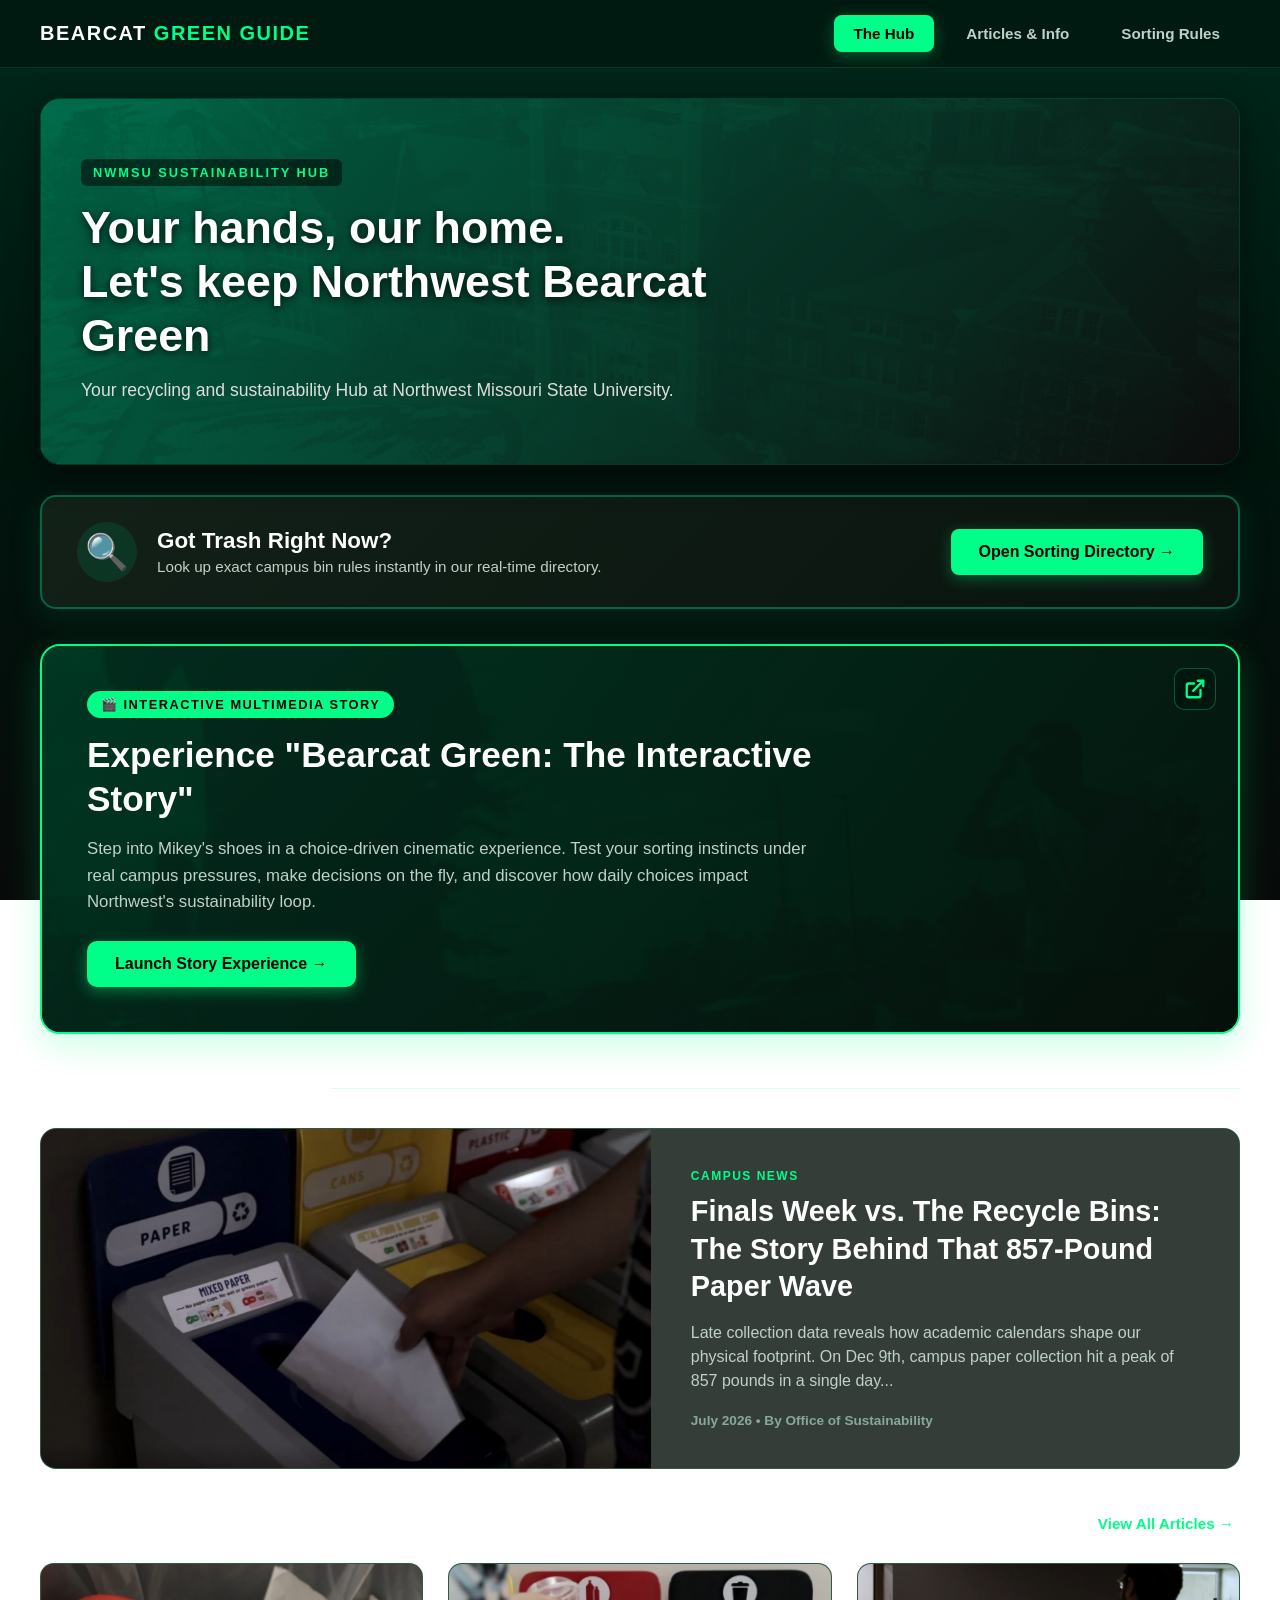
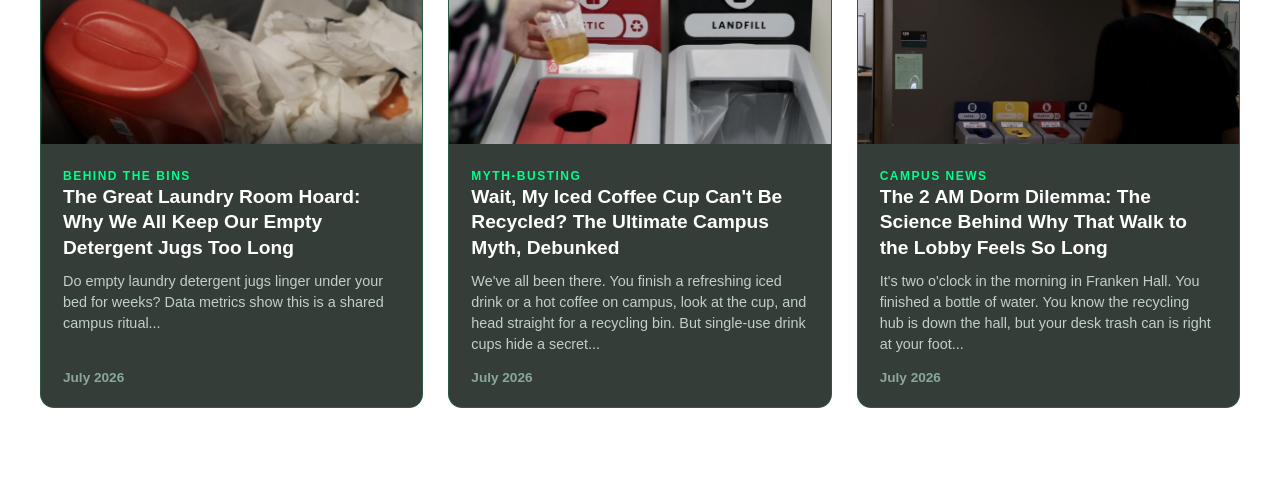
<file: bearcatguide.html>
<!DOCTYPE html>
<html lang="en">

<head>
    <meta charset="UTF-8">
    <meta name="viewport" content="width=device-width, initial-scale=1.0, maximum-scale=1.0, user-scalable=no">
    <title>BEARCAT GREEN GUIDE | NWMSU Sustainability</title>
    <link rel="stylesheet" href="bearcatguide.css">
    <link rel="icon" type="image/png" href="images/bg-favicon.png">
</head>

<body>

    <!-- TOP NAVIGATION BAR -->
    <header id="guide-header">
        <div class="header-left">
            <div class="brand-title"><span>BEARCAT</span> GREEN GUIDE</div>
        </div>

        <nav class="guide-nav">
            <button class="nav-tab active" data-target="page-home">The Hub</button>
            <button class="nav-tab" data-target="page-articles">Articles & Info</button>
            <button class="nav-tab" data-target="page-directory">Sorting Rules</button>
        </nav>
    </header>

    <main id="guide-main-container">

        <!-- ===================================================================
             PAGE 1: THE RECYCLING HUB (HOME)
             =================================================================== -->
        <section id="page-home" class="guide-page active">
            <!-- HERO BANNER WITH BACKGROUND IMAGE BEHIND GRADIENT -->
            <div class="hero-banner">
                <div class="hero-bg-img" style="background-image: url('images/menu-bgs/bearcatGreen-hero.png');"></div>
                <div class="hero-overlay"></div>
                <div class="hero-content">
                    <span class="hero-tag">NWMSU SUSTAINABILITY HUB</span>
                    <h1>Your hands, our home.<br>Let's keep Northwest Bearcat Green</h1>
                    <p>Your recycling and sustainability Hub at Northwest Missouri State University.</p>
                </div>
            </div>

            <!-- SORTING SHORTCUT CTA BOX -->
            <div class="shortcut-cta-box" id="shortcut-cta">
                <div class="cta-left">
                    <div class="cta-icon">🔍</div>
                    <div class="cta-text">
                        <h3>Got Trash Right Now?</h3>
                        <p>Look up exact campus bin rules instantly in our real-time directory.</p>
                    </div>
                </div>
                <button class="cta-btn">Open Sorting Directory →</button>
            </div>

            <!-- DEDICATED MULTIMEDIA STORY NAVIGATOR BANNER -->
            <div class="story-feature-card" id="story-experience-card">
                <div class="story-card-bg" style="background-image: url('images/menu-bgs/storyMode.png');"></div>
                <div class="story-card-overlay"></div>

                <!-- TOP-RIGHT EXTERNAL LINK ARROW BADGE -->
                <div class="external-link-badge" aria-label="External Link">
                    <svg viewBox="0 0 24 24" width="22" height="22" fill="none" stroke="currentColor" stroke-width="2.5"
                        stroke-linecap="round" stroke-linejoin="round">
                        <path d="M18 13v6a2 2 0 0 1-2 2H5a2 2 0 0 1-2-2V8a2 2 0 0 1 2-2h6"></path>
                        <polyline points="15 3 21 3 21 9"></polyline>
                        <line x1="10" y1="14" x2="21" y2="3"></line>
                    </svg>
                </div>

                <div class="story-card-content">
                    <span class="story-badge">🎬 INTERACTIVE MULTIMEDIA STORY</span>
                    <h2>Experience "Bearcat Green: The Interactive Story"</h2>
                    <p>Step into Mikey's shoes in a choice-driven cinematic experience. Test your sorting instincts
                        under real campus pressures, make decisions on the fly, and discover how daily choices impact
                        Northwest's sustainability loop.</p>
                    <a href="mainMenu.html" class="story-cta-btn">Launch Story Experience →</a>
                </div>
            </div>

            <!-- FEATURED ARTICLE CARD -->
            <div class="section-header">
                <h2>Featured Article</h2>
                <div class="section-line"></div>
            </div>

            <div id="featured-article-container">
                <!-- Dynamically injected from JS -->
            </div>

            <!-- ARTICLE HIGHLIGHTS GRID -->
            <div class="section-header">
                <h2>Recent Insights & Deep Dives</h2>
                <button class="view-all-link" id="view-all-articles-btn">View All Articles →</button>
            </div>

            <div id="home-article-grid" class="articles-grid">
                <!-- Dynamically injected top 3 articles from JS -->
            </div>
        </section>


        <!-- ===================================================================
             PAGE 2: ARTICLES & INFO CENTER
             =================================================================== -->
        <section id="page-articles" class="guide-page">
            <div class="page-title-block">
                <h1>Campus Articles & Educational Feed</h1>
                <p>Real campus data, behavioral science breakdowns, and official university recycling guidelines.</p>
            </div>

            <!-- OFFICIAL NORTHWEST RESOURCES & LINKS SECTION -->
            <div class="resources-banner">
                <div class="resources-header">
                    <div class="nw-badge">NWMSU OFFICIAL</div>
                    <h2>University Sustainability Resources & Links</h2>
                    <p>Explore official Northwest Missouri State University portals and facility operations.</p>
                </div>

                <div class="resources-grid">
                    <a href="https://www.nwmissouri.edu/services/sustainability/recycle.htm" target="_blank"
                        rel="noopener" class="resource-card">
                        <div class="resource-icon">♻️</div>
                        <div class="resource-info">
                            <h4>Official NW Recycling Page</h4>
                            <p>Direct university recycling parameters, bin guides, and other recycling information.</p>
                            <span class="ext-link-tag">nwmissouri.edu/recycle ↗</span>
                        </div>
                    </a>

                    <a href="https://www.nwmissouri.edu/services/sustainability/index.htm" target="_blank"
                        rel="noopener" class="resource-card">
                        <div class="resource-icon">🌱</div>
                        <div class="resource-info">
                            <h4>Office of Sustainability</h4>
                            <p>Northwest's central hub for campus energy initiatives, waste diversion, and green
                                projects.</p>
                            <span class="ext-link-tag">nwmissouri.edu/sustainability ↗</span>
                        </div>
                    </a>

                    <a href=" https://www.nwmissouri.edu/services/sustainability/studentorganizations.htm" target="_blank" rel="noopener"
                        class="resource-card">
                        <div class="resource-icon">🚜</div>
                        <div class="resource-info">
                            <h4>Student Organizations</h4>
                            <p>Sustainability related student organizations working on a greener and better Bearcat future!</p>
                            <span class="ext-link-tag">nwmissouri.edu/studentorganizations ↗</span>
                        </div>
                    </a>
                </div>
            </div>

            <div class="section-header" style="margin-top: 40px;">
                <h2>Educational Feed</h2>
                <div class="section-line"></div>
            </div>

            <!-- CATEGORY FILTER TABS -->
            <div class="filter-bar">
                <button class="filter-tab active" data-category="All">All Feed</button>
                <button class="filter-tab" data-category="Myth-Busting">Myth-Busting</button>
                <button class="filter-tab" data-category="Campus News">Campus News</button>
                <button class="filter-tab" data-category="Behind the Bins">Behind the Bins</button>
            </div>

            <!-- ARTICLES FEED GRID -->
            <div id="articles-feed-grid" class="articles-grid">
                <!-- Dynamically injected filtered articles from JS -->
            </div>
        </section>


        <!-- ===================================================================
             PAGE 2.5: FULL PAGE ARTICLE READER
             =================================================================== -->
        <section id="page-article-reader" class="guide-page">
            <div class="reader-navigation-bar">
                <button id="article-back-btn" class="back-btn">
                    <svg viewBox="0 0 24 24" width="20" height="22" fill="currentColor">
                        <path d="M20 11H7.83l5.59-5.59L12 4l-8 8 8 8 1.41-1.41L7.83 13H20v-2z" />
                    </svg>
                    <span>Back to Articles</span>
                </button>
                <span class="reader-category-badge" id="reader-category-tag">CATEGORY</span>
            </div>

            <article class="full-article-container" id="full-article-body">
                <!-- Dynamically injected article page content from JS -->
            </article>
        </section>


        <!-- ===================================================================
             PAGE 3: SORTING RULES DIRECTORY
             =================================================================== -->
        <section id="page-directory" class="guide-page">
            <div class="page-title-block">
                <h1>Master Sorting Rules Directory</h1>
                <p>Color-coded bin parameters tailored strictly for Northwest Missouri State University.</p>
            </div>

            <!-- SEARCH AND BIN FILTER ZONE -->
            <div class="directory-control-panel">
                <div class="search-field-wrapper">
                    <svg viewBox="0 0 24 24" width="22" height="22" fill="#aaa">
                        <path
                            d="M15.5 14h-.79l-.28-.27C15.41 12.59 16 11.11 16 9.5 16 5.91 13.09 3 9.5 3S3 5.91 3 9.5 5.91 16 9.5 16c1.61 0 3.09-.59 4.23-1.57l.27.28v.79l5 4.99L20.49 19l-4.99-5zm-6 0C7.01 14 5 11.99 5 9.5S7.01 5 9.5 5 14 7.01 14 9.5 11.99 14 9.5 14z" />
                    </svg>
                    <input type="text" id="directory-search-input"
                        placeholder="Search by item name or material (e.g. Pizza Box, Detergent, Coffee Cup)...">
                </div>

                <div class="bin-filter-chips">
                    <button class="bin-chip active" data-bin="all">All Items</button>
                    <button class="bin-chip" data-bin="blue"><span class="chip-dot blue"></span> Blue Bin
                        (Paper)</button>
                    <button class="bin-chip" data-bin="red"><span class="chip-dot red"></span> Red Bin
                        (Plastic)</button>
                    <button class="bin-chip" data-bin="yellow"><span class="chip-dot yellow"></span> Yellow Bin
                        (Metal)</button>
                    <button class="bin-chip" data-bin="gray"><span class="chip-dot gray"></span> Landfill Trash</button>
                    <button class="bin-chip" data-bin="glass"><span class="chip-dot glass"></span> Glass
                        Drop-off</button>
                </div>
            </div>

            <!-- UTILITY ITEM GRID -->
            <div id="directory-grid" class="directory-grid">
                <!-- Dynamically injected item cards from JS -->
            </div>

            <!-- QUICK FAQ ACCORDION -->
            <div class="faq-container">
                <h2>Frequently Asked Sorting Questions</h2>

                <div class="faq-accordion">
                    <div class="faq-item">
                        <button class="faq-header">Do my recyclables need to be perfectly clean? <span
                                class="faq-icon">+</span></button>
                        <div class="faq-body">
                            <p>Containers don't need to be surgically sterile, but they should be completely empty. If a
                                container held something messy or sticky, like laundry detergent, shampoo, or soup, give
                                it a quick rinse to remove the residue and prevent a mess during the recycling process.
                            </p>
                        </div>
                    </div>

                    <div class="faq-item">
                        <button class="faq-header">Why can't single-use paper iced coffee cups be recycled? <span
                                class="faq-icon">+</span></button>
                        <div class="faq-body">
                            <p>Paper cups are manufactured with a thin inner plastic or wax lining to keep liquids from
                                soaking through the cardboard. Local paper pulping machines cannot separate this plastic
                                film from raw paper fibers, making the cups non-recyclable.</p>
                        </div>
                    </div>

                    <div class="faq-item">
                        <button class="faq-header">What happens if I throw trash in a blue or red recycling bin? <span
                                class="faq-icon">+</span></button>
                        <div class="faq-body">
                            <p>Contamination causes major operational issues. Custodians have to manually pick out
                                garbage, or the entire bin load must be thrown into the landfill trash. "Wish-cycling"
                                costs the university extra landfill tipping fees.</p>
                        </div>
                    </div>
                </div>
            </div>
        </section>

    </main>

    <!-- ITEM DETAIL MODAL -->
    <div id="item-modal" class="guide-modal">
        <div class="modal-backdrop"></div>
        <div class="modal-window item-modal-window">
            <button class="modal-close-btn" id="item-modal-close">✕</button>
            <div class="modal-scroll-content" id="item-modal-body">
                <!-- Dynamically injected item details -->
            </div>
        </div>
    </div>

    <script src="bearcatguide-app.js"></script>
</body>

</html>
</file>
<file: bearcatguide.css>
/* ==========================================================================
   BEARCAT GREEN GUIDE - BRANDING & RESPONSIVE DESIGN SYSTEM
   ========================================================================== */

:root {
    --nw-green: #006747;
    --nw-bright: #00ff88;
    --nw-dark: #002d1d;
    --bg-dark-grad-1: #00281b;
    --bg-dark-grad-2: #00150d;
    --bg-dark-grad-3: #080a09;
    --card-bg: rgba(18, 28, 22, 0.85);
    --border-color: rgba(0, 255, 136, 0.15);
    --text-primary: #ffffff;
    --text-muted: #c0d1c8;
    
    /* Bin Identification Color Codes */
    --bin-blue: #0070f3;
    --bin-red: #ff3333;
    --bin-yellow: #f5a623;
    --bin-gray: #777777;
    --bin-glass: #00e5ff;
}

body, html {
    margin: 0;
    padding: 0;
    width: 100%;
    min-height: 100vh;
    /* DARK NORTHWEST GREEN GRADIENT BACKGROUND */
    background: linear-gradient(180deg, var(--bg-dark-grad-1) 0%, var(--bg-dark-grad-2) 50%, var(--bg-dark-grad-3) 100%);
    background-attachment: fixed;
    font-family: 'Segoe UI', -apple-system, BlinkMacSystemFont, Roboto, sans-serif;
    color: var(--text-primary);
    overflow-x: hidden;
}

/* --- HEADER & NAVIGATION --- */
#guide-header {
    position: sticky;
    top: 0;
    z-index: 100;
    display: flex;
    justify-content: space-between;
    align-items: center;
    padding: 15px 40px;
    background: rgba(0, 25, 17, 0.92);
    backdrop-filter: blur(12px);
    -webkit-backdrop-filter: blur(12px);
    border-bottom: 1px solid var(--border-color);
}

.header-left {
    display: flex;
    align-items: center;
    gap: 15px;
}

.brand-title {
    font-size: 1.25rem;
    font-weight: 900;
    letter-spacing: 1.5px;
    color: var(--nw-bright);
}

.brand-title span {
    color: #fff;
}

.guide-nav {
    display: flex;
    gap: 12px;
}

.nav-tab {
    padding: 10px 20px;
    font-size: 0.95rem;
    font-weight: 700;
    color: var(--text-muted);
    background: transparent;
    border: none;
    border-radius: 8px;
    cursor: pointer;
    transition: all 0.3s;
}

.nav-tab:hover {
    color: #fff;
    background: rgba(0, 255, 136, 0.08);
}

.nav-tab.active {
    color: #000;
    background: var(--nw-bright);
    box-shadow: 0 4px 15px rgba(0, 255, 136, 0.3);
}

.back-btn {
    display: flex;
    align-items: center;
    gap: 8px;
    color: var(--text-muted);
    text-decoration: none;
    font-weight: 700;
    font-size: 0.9rem;
    padding: 8px 14px;
    background: rgba(255, 255, 255, 0.06);
    border: 1px solid var(--border-color);
    border-radius: 8px;
    cursor: pointer;
    transition: all 0.3s cubic-bezier(0.165, 0.84, 0.44, 1);
}

.back-btn:hover {
    color: #fff;
    border-color: var(--nw-bright);
    background: var(--nw-dark);
    transform: translateY(-2px);
}

/* --- MAIN CONTAINER & PAGES --- */
#guide-main-container {
    max-width: 1200px;
    margin: 0 auto;
    padding: 30px 20px 80px 20px;
}

.guide-page {
    display: none;
    animation: fadeInPage 0.4s ease-out forwards;
}

.guide-page.active {
    display: block;
}

@keyframes fadeInPage {
    from { opacity: 0; transform: translateY(12px); }
    to { opacity: 1; transform: translateY(0); }
}

/* --- PAGE 1: RECYCLING HUB STYLES --- */
/* HERO BANNER WITH LAYERED IMAGE UNDER GRADIENT OVERLAY */
.hero-banner {
    position: relative;
    border-radius: 20px;
    overflow: hidden;
    padding: 60px 40px;
    border: 1px solid var(--border-color);
    margin-bottom: 30px;
    box-shadow: 0 10px 30px rgba(0,0,0,0.5);
}

.hero-bg-img {
    position: absolute;
    top: 0; left: 0; width: 100%; height: 100%;
    background-size: cover;
    background-position: center;
    z-index: 0;
}

.hero-overlay {
    position: absolute;
    top: 0; left: 0; width: 100%; height: 100%;
    /* EXACT UNCHANGED GREEN & BLACK GRADIENT */
    background: linear-gradient(135deg, rgba(0, 103, 71, 0.92) 0%, rgba(13, 13, 13, 0.95) 100%);
    z-index: 1;
}

.hero-content {
    position: relative;
    z-index: 2;
    max-width: 700px;
}

.hero-tag {
    font-size: 0.8rem;
    font-weight: 800;
    letter-spacing: 2px;
    color: var(--nw-bright);
    background: rgba(0, 0, 0, 0.5);
    padding: 6px 12px;
    border-radius: 6px;
    display: inline-block;
    margin-bottom: 15px;
}

.hero-content h1 {
    font-size: 2.8rem;
    font-weight: 900;
    line-height: 1.2;
    margin: 0 0 15px 0;
    text-shadow: 0 2px 8px rgba(0,0,0,0.8);
}

.hero-content p {
    font-size: 1.1rem;
    color: #ddd;
    line-height: 1.5;
    margin: 0;
}

/* SHORTCUT CTA BOX */
.shortcut-cta-box {
    display: flex;
    justify-content: space-between;
    align-items: center;
    background: linear-gradient(135deg, rgba(20, 35, 26, 0.9) 0%, rgba(10, 20, 15, 0.95) 100%);
    border: 2px solid var(--nw-green);
    border-radius: 16px;
    padding: 25px 35px;
    margin-bottom: 35px;
    box-shadow: 0 8px 30px rgba(0, 103, 71, 0.25);
    cursor: pointer;
    transition: transform 0.3s cubic-bezier(0.165, 0.84, 0.44, 1), border-color 0.3s;
}

.shortcut-cta-box:hover {
    transform: translateY(-3px) scale(1.01);
    border-color: var(--nw-bright);
}

.cta-left {
    display: flex;
    align-items: center;
    gap: 20px;
}

.cta-icon {
    font-size: 2.2rem;
    background: rgba(0, 103, 71, 0.3);
    width: 60px; height: 60px;
    border-radius: 50%;
    display: flex; align-items: center; justify-content: center;
}

.cta-text h3 {
    font-size: 1.4rem;
    margin: 0 0 4px 0;
    color: #fff;
}

.cta-text p {
    font-size: 0.95rem;
    color: var(--text-muted);
    margin: 0;
}

.cta-btn {
    padding: 14px 28px;
    font-size: 1rem;
    font-weight: 800;
    color: #000;
    background: var(--nw-bright);
    border: none;
    border-radius: 8px;
    cursor: pointer;
    box-shadow: 0 4px 15px rgba(0, 255, 136, 0.3);
}

/* DEDICATED MULTIMEDIA STORY NAVIGATOR BANNER */
.story-feature-card {
    position: relative;
    border-radius: 20px;
    overflow: hidden;
    padding: 45px;
    margin-bottom: 40px;
    border: 2px solid var(--nw-bright);
    box-shadow: 0 12px 35px rgba(0, 255, 136, 0.2);
    transition: transform 0.4s cubic-bezier(0.165, 0.84, 0.44, 1), box-shadow 0.4s;
}

.story-feature-card:hover {
    transform: translateY(-4px) scale(1.008);
    box-shadow: 0 18px 45px rgba(0, 255, 136, 0.35);
}

.story-card-bg {
    position: absolute;
    top: 0; left: 0; width: 100%; height: 100%;
    background-size: cover;
    background-position: center;
    z-index: 0;
    transform: scale(1);
    transition: transform 0.6s ease;
}

.story-feature-card:hover .story-card-bg {
    transform: scale(1.06);
}

.story-card-overlay {
    position: absolute;
    top: 0; left: 0; width: 100%; height: 100%;
    background: linear-gradient(135deg, rgba(0, 45, 29, 0.92) 0%, rgba(5, 15, 10, 0.96) 100%);
    z-index: 1;
}

.story-card-content {
    position: relative;
    z-index: 2;
    max-width: 750px;
}

.story-badge {
    display: inline-block;
    font-size: 0.8rem;
    font-weight: 800;
    letter-spacing: 1.5px;
    color: #000;
    background: var(--nw-bright);
    padding: 6px 14px;
    border-radius: 20px;
    margin-bottom: 15px;
}

.story-card-content h2 {
    font-size: 2.2rem;
    font-weight: 900;
    margin: 0 0 15px 0;
    line-height: 1.25;
}

.story-card-content p {
    font-size: 1.05rem;
    color: var(--text-muted);
    line-height: 1.6;
    margin: 0 0 25px 0;
}

.story-cta-btn {
    display: inline-block;
    padding: 14px 28px;
    font-size: 1rem;
    font-weight: 800;
    color: #000;
    background: var(--nw-bright);
    border-radius: 10px;
    text-decoration: none;
    transition: transform 0.3s, background-color 0.3s, box-shadow 0.3s;
    box-shadow: 0 4px 15px rgba(0, 255, 136, 0.4);
}

.story-cta-btn:hover {
    transform: translateY(-2px);
    background: #22ff99;
    box-shadow: 0 8px 25px rgba(0, 255, 136, 0.6);
}

/* SECTION HEADERS */
.section-header {
    display: flex;
    align-items: center;
    justify-content: space-between;
    margin-bottom: 25px;
}

.section-header h2 {
    font-size: 1.6rem;
    font-weight: 800;
    margin: 0;
    text-transform: uppercase;
    letter-spacing: 1px;
}

.section-line {
    flex: 1;
    height: 1px;
    background: var(--border-color);
    margin-left: 20px;
}

.view-all-link {
    background: transparent;
    border: none;
    color: var(--nw-bright);
    font-weight: 700;
    font-size: 0.95rem;
    cursor: pointer;
}

.view-all-link:hover { text-decoration: underline; }

/* FEATURED NEWS CARD */
.featured-card {
    display: flex;
    background: var(--card-bg);
    border: 1px solid var(--border-color);
    border-radius: 16px;
    overflow: hidden;
    margin-bottom: 40px;
    cursor: pointer;
    transition: transform 0.4s cubic-bezier(0.165, 0.84, 0.44, 1), border-color 0.4s;
}

.featured-card:hover {
    transform: translateY(-4px);
    border-color: var(--nw-bright);
}

.featured-img-frame {
    flex: 1.2;
    min-height: 320px;
    background-size: cover;
    background-position: center;
    position: relative;
}

.featured-content {
    flex: 1;
    padding: 40px;
    display: flex;
    flex-direction: column;
    justify-content: center;
}

.article-category-tag {
    font-size: 0.75rem;
    font-weight: 800;
    text-transform: uppercase;
    letter-spacing: 1.5px;
    color: var(--nw-bright);
    margin-bottom: 10px;
}

.featured-content h3 {
    font-size: 1.8rem;
    line-height: 1.3;
    margin: 0 0 15px 0;
}

.featured-content p {
    font-size: 1rem;
    color: var(--text-muted);
    line-height: 1.5;
    margin: 0 0 20px 0;
}

.article-meta {
    font-size: 0.85rem;
    color: #88a89e;
    font-weight: 600;
}

/* ARTICLES GRID */
.articles-grid {
    display: grid;
    grid-template-columns: repeat(3, 1fr);
    gap: 25px;
}

.article-card {
    position: relative;
    background: var(--card-bg);
    border: 1px solid var(--border-color);
    border-radius: 14px;
    overflow: hidden;
    cursor: pointer;
    display: flex;
    flex-direction: column;
    transition: transform 0.4s cubic-bezier(0.165, 0.84, 0.44, 1), border-color 0.4s;
}

.article-card:hover {
    transform: translateY(-5px);
    border-color: var(--nw-bright);
}

.article-thumb {
    height: 180px;
    background-size: cover;
    background-position: center;
    position: relative;
}

.play-badge {
    position: absolute;
    bottom: 12px; right: 12px;
    background: rgba(0, 0, 0, 0.8);
    color: var(--nw-bright);
    padding: 4px 8px;
    border-radius: 6px;
    font-size: 0.75rem;
    font-weight: 800;
}

.article-card-body {
    padding: 22px;
    display: flex;
    flex-direction: column;
    flex: 1;
    justify-content: space-between;
}

.article-card-body h4 {
    font-size: 1.2rem;
    line-height: 1.35;
    margin: 0 0 10px 0;
}

.article-card-body p {
    font-size: 0.9rem;
    color: var(--text-muted);
    line-height: 1.45;
    margin: 0 0 15px 0;
}

/* --- PAGE 2: ARTICLES & INFO CENTER STYLES --- */
.page-title-block {
    margin-bottom: 30px;
}

.page-title-block h1 {
    font-size: 2.2rem;
    font-weight: 900;
    margin: 0 0 8px 0;
}

.page-title-block p {
    font-size: 1.05rem;
    color: var(--text-muted);
    margin: 0;
}

/* OFFICIAL NORTHWEST RESOURCES & LINKS BANNER */
.resources-banner {
    background: linear-gradient(135deg, rgba(0, 103, 71, 0.35) 0%, rgba(10, 25, 18, 0.95) 100%);
    border: 1px solid var(--nw-green);
    border-radius: 18px;
    padding: 30px;
    margin-bottom: 30px;
}

.resources-header {
    margin-bottom: 20px;
}

.nw-badge {
    font-size: 0.7rem;
    font-weight: 900;
    color: #000;
    background: var(--nw-bright);
    padding: 4px 10px;
    border-radius: 4px;
    display: inline-block;
    letter-spacing: 1px;
    margin-bottom: 8px;
}

.resources-header h2 {
    font-size: 1.5rem;
    margin: 0 0 6px 0;
}

.resources-header p {
    font-size: 0.95rem;
    color: var(--text-muted);
    margin: 0;
}

.resources-grid {
    display: grid;
    grid-template-columns: repeat(3, 1fr);
    gap: 20px;
}

.resource-card {
    display: flex;
    align-items: flex-start;
    gap: 15px;
    background: rgba(8, 18, 12, 0.7);
    border: 1px solid var(--border-color);
    border-radius: 12px;
    padding: 18px;
    text-decoration: none;
    color: #fff;
    transition: transform 0.3s, border-color 0.3s;
}

.resource-card:hover {
    transform: translateY(-3px);
    border-color: var(--nw-bright);
    background: rgba(0, 103, 71, 0.35);
}

.resource-icon {
    font-size: 1.8rem;
    flex-shrink: 0;
}

.resource-info h4 {
    font-size: 1.05rem;
    margin: 0 0 6px 0;
    color: #fff;
}

.resource-info p {
    font-size: 0.85rem;
    color: var(--text-muted);
    line-height: 1.4;
    margin: 0 0 10px 0;
}

.ext-link-tag {
    font-size: 0.75rem;
    font-weight: 700;
    color: var(--nw-bright);
}

/* CATEGORY FILTER BAR WITH SCROLLBAR REMOVAL */
.filter-bar {
    display: flex;
    gap: 10px;
    margin-bottom: 30px;
    overflow-x: auto;
    padding-bottom: 5px;
    -webkit-overflow-scrolling: touch;
    scrollbar-width: none;
    -ms-overflow-style: none;
}

.filter-bar::-webkit-scrollbar {
    display: none;
    width: 0; height: 0;
}

.filter-tab {
    padding: 10px 20px;
    font-size: 0.9rem;
    font-weight: 700;
    color: var(--text-muted);
    background: var(--card-bg);
    border: 1px solid var(--border-color);
    border-radius: 30px;
    cursor: pointer;
    white-space: nowrap;
    transition: all 0.3s;
}

.filter-tab.active, .filter-tab:hover {
    color: #fff;
    border-color: var(--nw-bright);
    background: var(--nw-dark);
}

/* --- PAGE 2.5: FULL ARTICLE READER PAGE STYLES --- */
.reader-navigation-bar {
    display: flex;
    align-items: center;
    justify-content: space-between;
    margin-bottom: 30px;
    padding-bottom: 15px;
    border-bottom: 1px solid var(--border-color);
}

.reader-category-badge {
    font-size: 0.8rem;
    font-weight: 800;
    color: var(--nw-bright);
    letter-spacing: 1.5px;
    text-transform: uppercase;
}

.full-article-container {
    max-width: 800px;
    margin: 0 auto;
    background: var(--card-bg);
    border: 1px solid var(--border-color);
    border-radius: 20px;
    padding: 50px;
    box-shadow: 0 10px 40px rgba(0,0,0,0.5);
}

.article-hero-img {
    width: 100%;
    height: 380px;
    object-fit: cover;
    border-radius: 14px;
    margin-bottom: 30px;
    border: 1px solid var(--border-color);
}

.reader-body p {
    font-size: 1.1rem;
    line-height: 1.8;
    color: #ddd;
    margin-bottom: 25px;
}

.reader-body blockquote {
    border-left: 4px solid var(--nw-bright);
    background: rgba(0, 255, 136, 0.05);
    padding: 20px 25px;
    border-radius: 0 12px 12px 0;
    margin: 30px 0;
    font-size: 1.2rem;
    font-style: italic;
    color: #fff;
}

/* DATA GRAPH & STATS WIDGET STYLES */
.stats-graph-container {
    background: linear-gradient(135deg, #0b1712 0%, #122119 100%);
    border: 1px solid var(--nw-green);
    border-radius: 16px;
    padding: 30px;
    margin: 35px 0;
    box-shadow: 0 8px 25px rgba(0,0,0,0.4);
}

.graph-title {
    font-size: 1.1rem;
    font-weight: 800;
    color: #fff;
    margin-bottom: 6px;
    display: flex;
    align-items: center;
    gap: 10px;
}

.graph-title::before {
    content: '📊';
    font-size: 1.2rem;
}

.graph-subtitle {
    font-size: 0.85rem;
    color: var(--text-muted);
    margin-bottom: 25px;
}

.bar-chart-flex {
    display: flex;
    align-items: flex-end;
    justify-content: space-around;
    height: 180px;
    padding-top: 20px;
    border-bottom: 2px solid rgba(255, 255, 255, 0.15);
    gap: 20px;
}

.chart-bar-group {
    display: flex;
    flex-direction: column;
    align-items: center;
    flex: 1;
    height: 100%;
    justify-content: flex-end;
}

.bar-pill {
    width: 100%;
    max-width: 60px;
    background: linear-gradient(180deg, var(--nw-bright) 0%, var(--nw-green) 100%);
    border-radius: 8px 8px 0 0;
    position: relative;
    transition: height 1s cubic-bezier(0.175, 0.885, 0.32, 1.275);
    box-shadow: 0 0 15px rgba(0, 255, 136, 0.2);
}

.bar-pill.peak {
    background: linear-gradient(180deg, #ff3366 0%, #cc0033 100%);
    box-shadow: 0 0 15px rgba(255, 51, 102, 0.4);
}

.bar-value-label {
    position: absolute;
    top: -28px;
    left: 50%;
    transform: translateX(-50%);
    font-size: 0.8rem;
    font-weight: 900;
    color: #fff;
    white-space: nowrap;
    background: rgba(0, 0, 0, 0.8);
    padding: 2px 6px;
    border-radius: 4px;
}

.chart-x-label {
    font-size: 0.8rem;
    font-weight: 700;
    color: var(--text-muted);
    margin-top: 10px;
    text-align: center;
}

/* --- PAGE 3: SORTING RULES DIRECTORY STYLES --- */
.directory-control-panel {
    margin-bottom: 35px;
}

.search-field-wrapper {
    display: flex;
    align-items: center;
    gap: 15px;
    background: var(--card-bg);
    border: 2px solid var(--border-color);
    border-radius: 12px;
    padding: 14px 20px;
    margin-bottom: 20px;
    transition: border-color 0.3s;
}

.search-field-wrapper:focus-within {
    border-color: var(--nw-bright);
}

.search-field-wrapper input {
    flex: 1;
    background: transparent;
    border: none;
    color: #fff;
    font-size: 1.05rem;
    outline: none;
}

.bin-filter-chips {
    display: flex;
    gap: 10px;
    flex-wrap: wrap;
}

.bin-chip {
    display: flex;
    align-items: center;
    gap: 8px;
    padding: 8px 16px;
    font-size: 0.85rem;
    font-weight: 700;
    color: var(--text-muted);
    background: rgba(255, 255, 255, 0.05);
    border: 1px solid var(--border-color);
    border-radius: 20px;
    cursor: pointer;
    transition: all 0.3s;
}

.bin-chip:hover, .bin-chip.active {
    color: #fff;
    border-color: #fff;
    background: rgba(255, 255, 255, 0.12);
}

.chip-dot {
    width: 10px; height: 10px;
    border-radius: 50%;
}
.chip-dot.blue { background: var(--bin-blue); }
.chip-dot.red { background: var(--bin-red); }
.chip-dot.yellow { background: var(--bin-yellow); }
.chip-dot.gray { background: var(--bin-gray); }
.chip-dot.glass { background: var(--bin-glass); }

.directory-grid {
    display: grid;
    grid-template-columns: repeat(3, 1fr);
    gap: 20px;
    margin-bottom: 50px;
}

.item-card {
    position: relative;
    background: var(--card-bg);
    border: 1px solid var(--border-color);
    border-radius: 14px;
    padding: 20px;
    cursor: pointer;
    display: flex;
    flex-direction: column;
    justify-content: space-between;
    transition: transform 0.3s, border-color 0.3s;
}

.item-card:hover {
    transform: translateY(-4px);
    border-color: var(--nw-bright);
}

.item-header {
    display: flex;
    justify-content: space-between;
    align-items: flex-start;
    margin-bottom: 12px;
}

.item-title {
    font-size: 1.15rem;
    font-weight: 800;
    margin: 0;
}

.status-badge {
    font-size: 0.7rem;
    font-weight: 900;
    padding: 4px 10px;
    border-radius: 6px;
    letter-spacing: 1px;
}

.status-badge.RECYCLE { background: rgba(0, 255, 136, 0.2); color: var(--nw-bright); border: 1px solid var(--nw-bright); }
.status-badge.LANDFILL { background: rgba(255, 51, 51, 0.2); color: #ff5555; border: 1px solid #ff5555; }

.item-bin-target {
    font-size: 0.85rem;
    font-weight: 700;
    color: var(--text-muted);
    margin-bottom: 10px;
}

.item-guidance-snippet {
    font-size: 0.85rem;
    color: #9eb8ae;
    line-height: 1.4;
    margin: 0;
}

/* FAQ ACCORDION */
.faq-container {
    background: var(--card-bg);
    border: 1px solid var(--border-color);
    border-radius: 16px;
    padding: 35px;
}

.faq-container h2 {
    font-size: 1.5rem;
    margin: 0 0 20px 0;
}

.faq-item {
    border-bottom: 1px solid var(--border-color);
}

.faq-item:last-child { border-bottom: none; }

.faq-header {
    width: 100%;
    display: flex;
    justify-content: space-between;
    align-items: center;
    padding: 18px 0;
    background: transparent;
    border: none;
    color: #fff;
    font-size: 1.05rem;
    font-weight: 700;
    text-align: left;
    cursor: pointer;
}

.faq-icon {
    font-size: 1.4rem;
    color: var(--nw-bright);
    transition: transform 0.3s;
}

.faq-item.active .faq-icon { transform: rotate(45deg); }

.faq-body {
    display: none;
    padding-bottom: 20px;
    color: var(--text-muted);
    line-height: 1.6;
}

.faq-item.active .faq-body { display: block; }

/* --- MODAL WINDOWS (FOR DIRECTORY ITEMS) --- */
.guide-modal {
    position: fixed;
    top: 0; left: 0; width: 100vw; height: 100vh;
    z-index: 200;
    display: flex;
    justify-content: center;
    align-items: center;
    opacity: 0;
    visibility: hidden;
    transition: opacity 0.3s ease, visibility 0.3s step-end;
}

.guide-modal.active {
    opacity: 1;
    visibility: visible;
    transition: opacity 0.3s ease, visibility 0s linear;
}

.modal-backdrop {
    position: absolute;
    top: 0; left: 0; width: 100%; height: 100%;
    background: rgba(0, 0, 0, 0.85);
    backdrop-filter: blur(10px);
}

.modal-window {
    position: relative;
    z-index: 2;
    width: 90%;
    max-width: 650px;
    max-height: 85vh;
    background: #0f1c15;
    border: 2px solid var(--nw-green);
    border-radius: 20px;
    overflow: hidden;
    box-shadow: 0 20px 50px rgba(0,0,0,0.8);
}

.modal-close-btn {
    position: absolute;
    top: 20px; right: 20px;
    z-index: 10;
    width: 36px; height: 36px;
    border-radius: 50%;
    background: rgba(0, 0, 0, 0.7);
    border: 1px solid rgba(255,255,255,0.2);
    color: #fff;
    font-size: 1.1rem;
    cursor: pointer;
}

.modal-close-btn:hover { background: var(--bin-red); }

.modal-scroll-content {
    padding: 35px;
    max-height: calc(85vh - 70px);
    overflow-y: auto;
}

.item-modal-header { display: flex; align-items: center; justify-content: space-between; margin-bottom: 20px; }
.item-modal-header h2 { font-size: 1.8rem; margin: 0; }
.bin-callout-box { background: rgba(0, 103, 71, 0.25); border: 1px solid var(--nw-green); padding: 18px; border-radius: 12px; margin-bottom: 20px; line-height: 1.5; }

/* ==========================================================================
   MOBILE & TABLET RESPONSIVE OVERRIDES
   ========================================================================== */
@media (max-width: 900px) {
    .articles-grid, .directory-grid, .resources-grid { grid-template-columns: repeat(2, 1fr); }
    .featured-card { flex-direction: column; }
    .featured-img-frame { min-height: 220px; }
    .full-article-container { padding: 30px 20px; }
    .article-hero-img { height: 260px; }
}

@media (max-width: 600px) {
    #guide-header { padding: 12px 16px; flex-direction: column; gap: 12px; }
    .header-left { width: 100%; justify-content: center; }
    .guide-nav { width: 100%; justify-content: space-around; }
    .nav-tab { padding: 8px 12px; font-size: 0.85rem; }
    
    .articles-grid, .directory-grid, .resources-grid { grid-template-columns: 1fr; }
    .hero-banner { padding: 35px 20px; }
    .hero-content h1 { font-size: 1.8rem; }
    
    .shortcut-cta-box { flex-direction: column; text-align: center; gap: 18px; padding: 20px; }
    .cta-left { flex-direction: column; text-align: center; }

    .story-feature-card { padding: 25px; }
    .story-card-content h2 { font-size: 1.6rem; }
}

/* --- TOP-RIGHT EXTERNAL LINK BADGE (BEARCAT GUIDE) --- */
.external-link-badge {
    position: absolute;
    top: 22px;
    right: 22px;
    z-index: 4;
    display: flex;
    align-items: center;
    justify-content: center;
    padding: 9px;
    background: rgba(0, 20, 14, 0.65);
    border: 1px solid rgba(0, 255, 136, 0.3);
    border-radius: 10px;
    color: var(--nw-bright);
    backdrop-filter: blur(6px);
    transition: transform 0.3s cubic-bezier(0.165, 0.84, 0.44, 1), border-color 0.3s ease, background 0.3s ease, box-shadow 0.3s ease;
}

/* Hover Nudge & Glow */
.story-feature-card:hover .external-link-badge {
    background: rgba(0, 45, 29, 0.9);
    border-color: var(--nw-bright);
    box-shadow: 0 0 15px rgba(0, 255, 136, 0.4);
    transform: translate(3px, -3px) scale(1.1);
}

@media (max-width: 600px) {
    .external-link-badge {
        top: 15px;
        right: 15px;
        padding: 6px;
    }
    .external-link-badge svg {
        width: 18px;
        height: 18px;
    }
}
</file>
